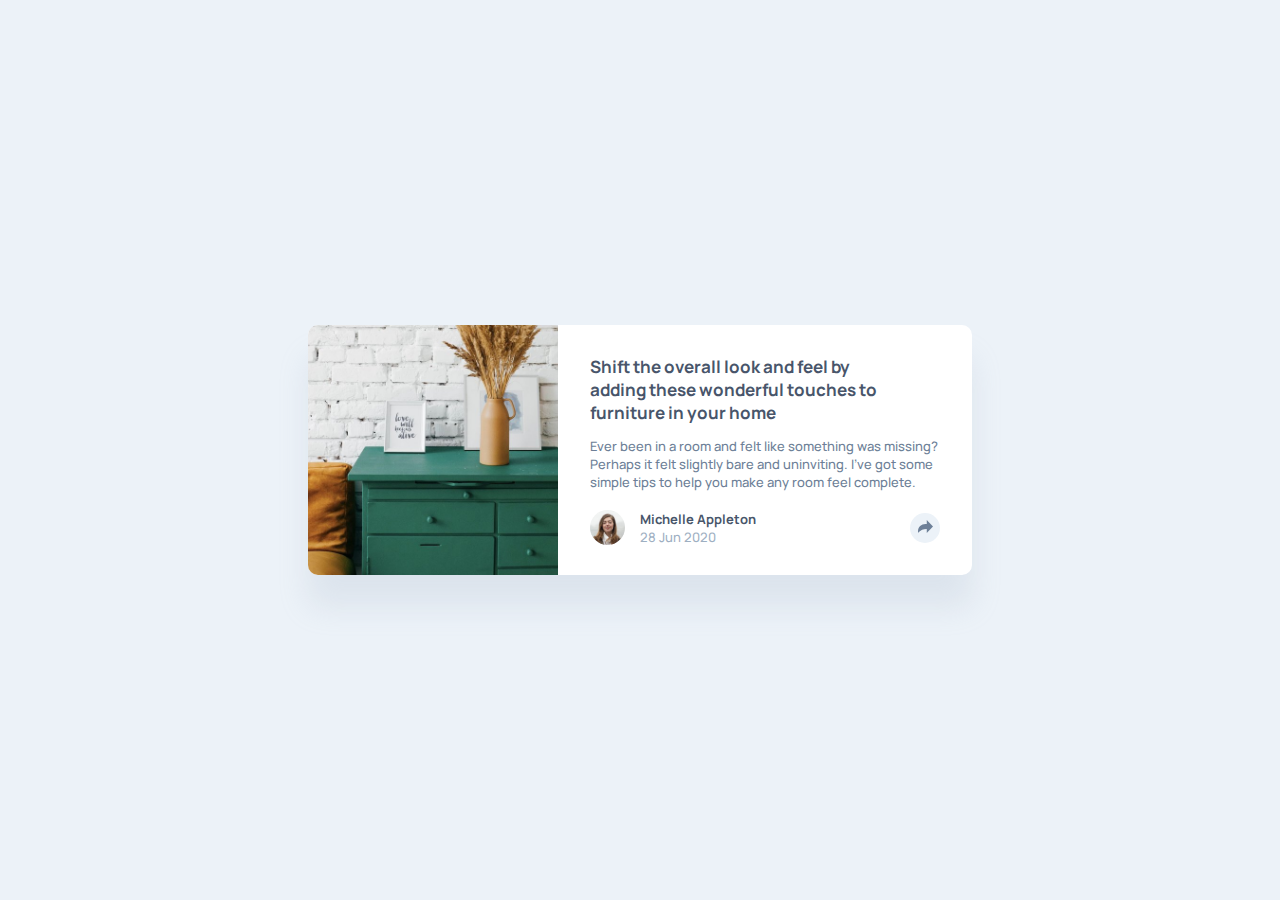
<file: index.html>
<!DOCTYPE html>
<html lang="en">

<head>
    <meta charset="UTF-8">
    <meta name="viewport" content="width=device-width, initial-scale=1.0">
    <!-- displays site properly based on user's device -->

    <link rel="preconnect" href="https://fonts.googleapis.com">
    <link rel="preconnect" href="https://fonts.gstatic.com" crossorigin>
    <link href="https://fonts.googleapis.com/css2?family=Manrope:wght@200..800&display=swap" rel="stylesheet">

    <link rel="icon" type="image/png" sizes="32x32" href="./images/favicon-32x32.png">
    <link rel="stylesheet" href="style.css">

    <title>Article preview component</title>
</head>

<body>

    <div class="card">
        <div class="card-img">
            <img src="images/drawers.jpg" alt="drawers.jpg">
        </div>
        <div class="card-content">
            <h1 class="card-title">Shift the overall look and feel by adding these wonderful
                touches to furniture in your home</h1>
            <p class="card-description">Ever been in a room and felt like something was missing? Perhaps
                it felt slightly bare and uninviting. I’ve got some simple tips
                to help you make any room feel complete.</p>

            <div class="card-footer">
                <img src="images/avatar-michelle.jpg" alt="avatar.jpg">
                <div class="card-footer-text">
                    <p class="card-footer-name">Michelle Appleton</p>
                    <p class="card-footer-date">28 Jun 2020</p>
                </div>

                <button class="card-footer-button" id="share-button">
                    <div class="card-footer-button-icon">
                        <svg xmlns="http://www.w3.org/2000/svg" width="15" height="13">
                            <path class="card-footer-svg-icon" fill="#6E8098"
                                d="M15 6.495L8.766.014V3.88H7.441C3.33 3.88 0 7.039 0 10.936v2.049l.589-.612C2.59 10.294 5.422 9.11 8.39 9.11h.375v3.867L15 6.495z" />
                        </svg>
                    </div>
                </button>
            </div>
        </div>
    </div>

    <div class="popup" id="popup">
        <div class="popup-content">
            <p>SHARE</p>
            <img src="images/icon-facebook.svg" alt="facebook.svg" class="popup-icon">
            <img src="images/icon-twitter.svg" alt="twitter.svg" class="popup-icon">
            <img src="images/icon-pinterest.svg" alt="pinterest.svg" class="popup-icon">
        </div>
        <div class="popup-arrow"></div>
    </div>


    <script src="script.js"></script>

</body>

</html>
</file>
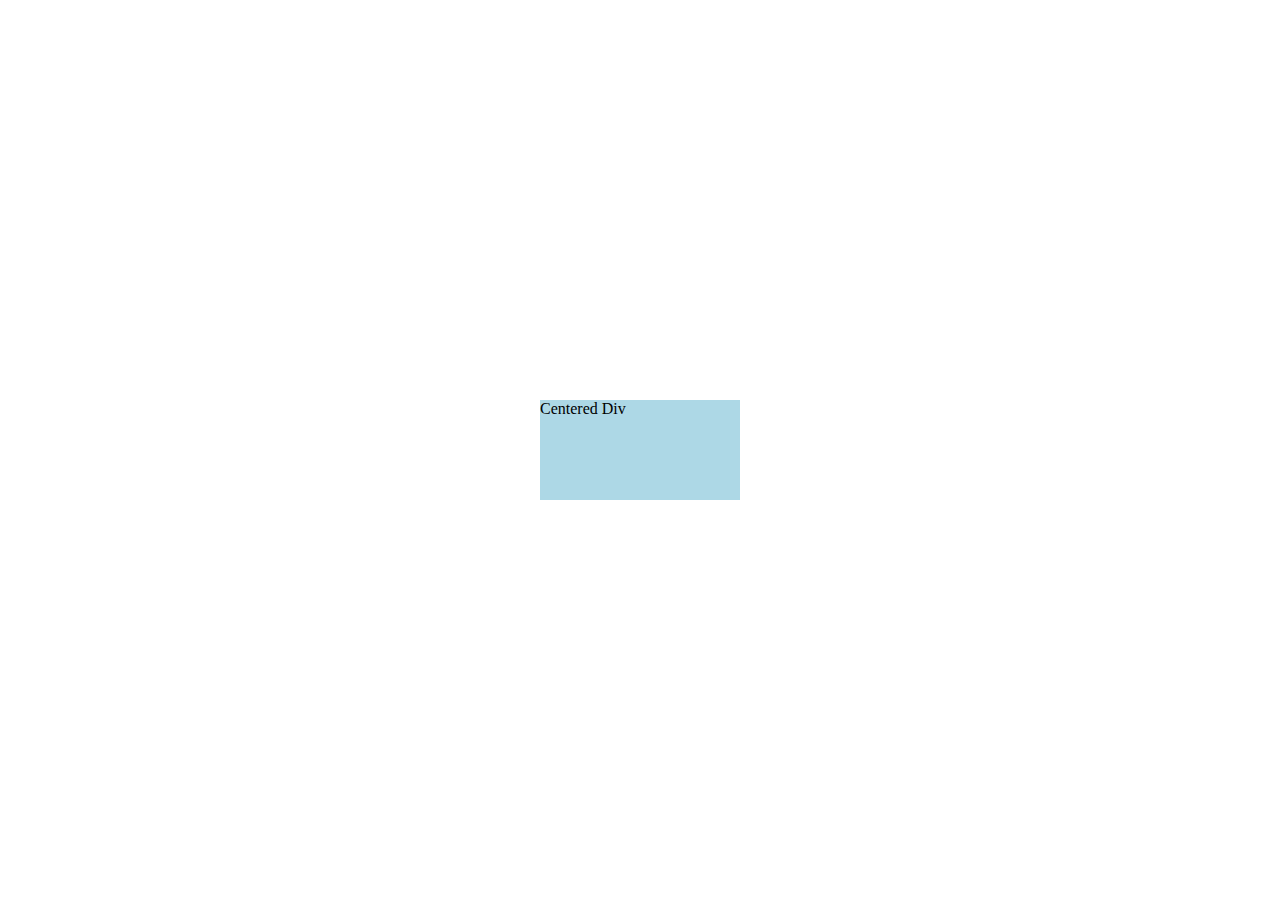
<file: test1.html>
<!DOCTYPE html>
<html lang="en">

<head>
    <meta charset="UTF-8">
    <meta name="viewport" content="width=device-width, initial-scale=1.0">
    <title>Center Div with Grid on Parent</title>
    <style>
        body {
            display: flex;
            justify-content: center;
            align-items: center;
            height: 100vh;
            margin: 0;
        }

        .center-div {
            width: 200px;
            height: 100px;
            background-color: lightblue;
        }
    </style>
</head>

<body>
    <div class="center-div">Centered Div</div>
</body>

</html>
</file>
<file: style.css>
:root {
    --color-1: hsl(217, 19%, 35%);
    --color-2: hsl(214, 17%, 51%);
    --color-3: hsl(212, 23%, 69%);
    --transparent-color-3: hsla(212, 23%, 69%, 0.2);
    --color-4: hsl(210, 46%, 95%);
}

body {
    margin: 0;
    background-color: var(--color-4);

    font-family: "Manrope", sans-serif;

    display: flex;
    flex-direction: column;
    justify-content: center;
    align-items: center;
    height: 100vh;
}

.card {
    width: 664px;
    height: 250px;
    border-radius: 10px;
    overflow: hidden;

    background-color: #fff;
    box-shadow: 0 2em 30px var(--transparent-color-3);

    display: flex;
}

.card-img {
    width: 250px;
    height: 250px;
}

img {
    width: 100%;
    height: 100%;
    object-fit: cover;
}

.card-img img {
    object-position: top left;
}

.card-content {
    width: 350px;
    padding: 16px 32px;

    display: flex;
    flex-direction: column;
    justify-content: space-evenly;
}

.card-title {
    font-size: 17px;
    font-weight: 700;
    color: var(--color-1);

    width: 300px;
    margin: 0;
}

p {
    font-size: 13px;
    font-weight: 500;
    color: var(--color-2);
    margin: 0;
}

.card-footer {
    margin-top: 5px;

    display: flex;
    justify-content: start;
    align-items: center;
}

.card-footer img {
    width: 35px;
    height: 35px;
    border-radius: 50%;
}

.card-footer-text {
    margin-left: 15px;
}

.card-footer-name {
    color: var(--color-1);
    font-weight: 700;
}

.card-footer-date{
    color: var(--color-3);
}

.card-footer-button-icon {
    width: 29px;
    height: 28px;

    display: flex;
    justify-content: center;
    align-items: center;
}

.card-footer-button {
    background-color: var(--color-4);
    border-radius: 1000px;
    padding: 0 0 2px 1px;
    border: none;

    margin-left: auto;
}

.card-footer-button.active {
    background-color: var(--color-1);
}

.card-footer-button.active .card-footer-svg-icon {
    fill: #fff;
}

.popup {
    display: none;
    flex-direction: column;
    align-items: center;
    filter: drop-shadow(0 10px 3px var(--color-4));

    position: fixed;
    margin-left: 570px;
    margin-bottom: -16px;
}

.popup-content {
    width: 180px;
    height: 45px;
    padding: 0 20px;
    background-color: var(--color-1);
    border-radius: 10px;

    display: flex;
    justify-content: space-around;
    align-items: center;
    z-index: 2;
}

.popup-content p {
    color: var(--color-3);
    font-size: 11px;
    font-weight: 500;
    letter-spacing: 5px;
}

.popup-icon {
    width: 16px;
    height: 16px;
}

.popup-arrow {
    width: 30px;
    height: 30px;
    rotate: 45deg;
    background-color: var(--color-1);
    position: absolute;
    margin-top: 20px;
    z-index: 1;
}

@media screen and (max-width: 768px) {
    .card {
        width: 340px;
        height: 540px;
        flex-direction: column;
        justify-content: space-evenly;
    }

    .card-img {
        width: 340px;
        height: 240px;
    }

    .card-content {
        width: fit-content;
        padding: 32px 0px 32px 32px;

        gap: 20px;
    }

    .card-title {
        width: 87%;
    }

    .card-description {
        width: 82%;
    }

    .card-footer {
        width: 90%;
        margin-top: 16px;
    }

    .card-footer-button {
        position: relative;
        z-index: 1000;
    }

    .card-footer-button.active{
        background-color: var(--color-2);
    }

    .popup {
        position: fixed;
        margin-left: 0px;
        margin-bottom: -466px;

        filter: none;
        z-index: 5;
    }

    .popup-content {
        border-radius: 0 0 10px 10px;
        width: 308px;
        height: 74px;
        padding: 0;

        padding-left: 32px;
        justify-content: start;
        gap: 20px;
    }

    .popup-content p {
        font-size: 13px;
    }

    .popup-icon {
        width: 20px;
        height: 20px;
    }

    .popup-arrow {
        display: none;
    }
}
</file>
